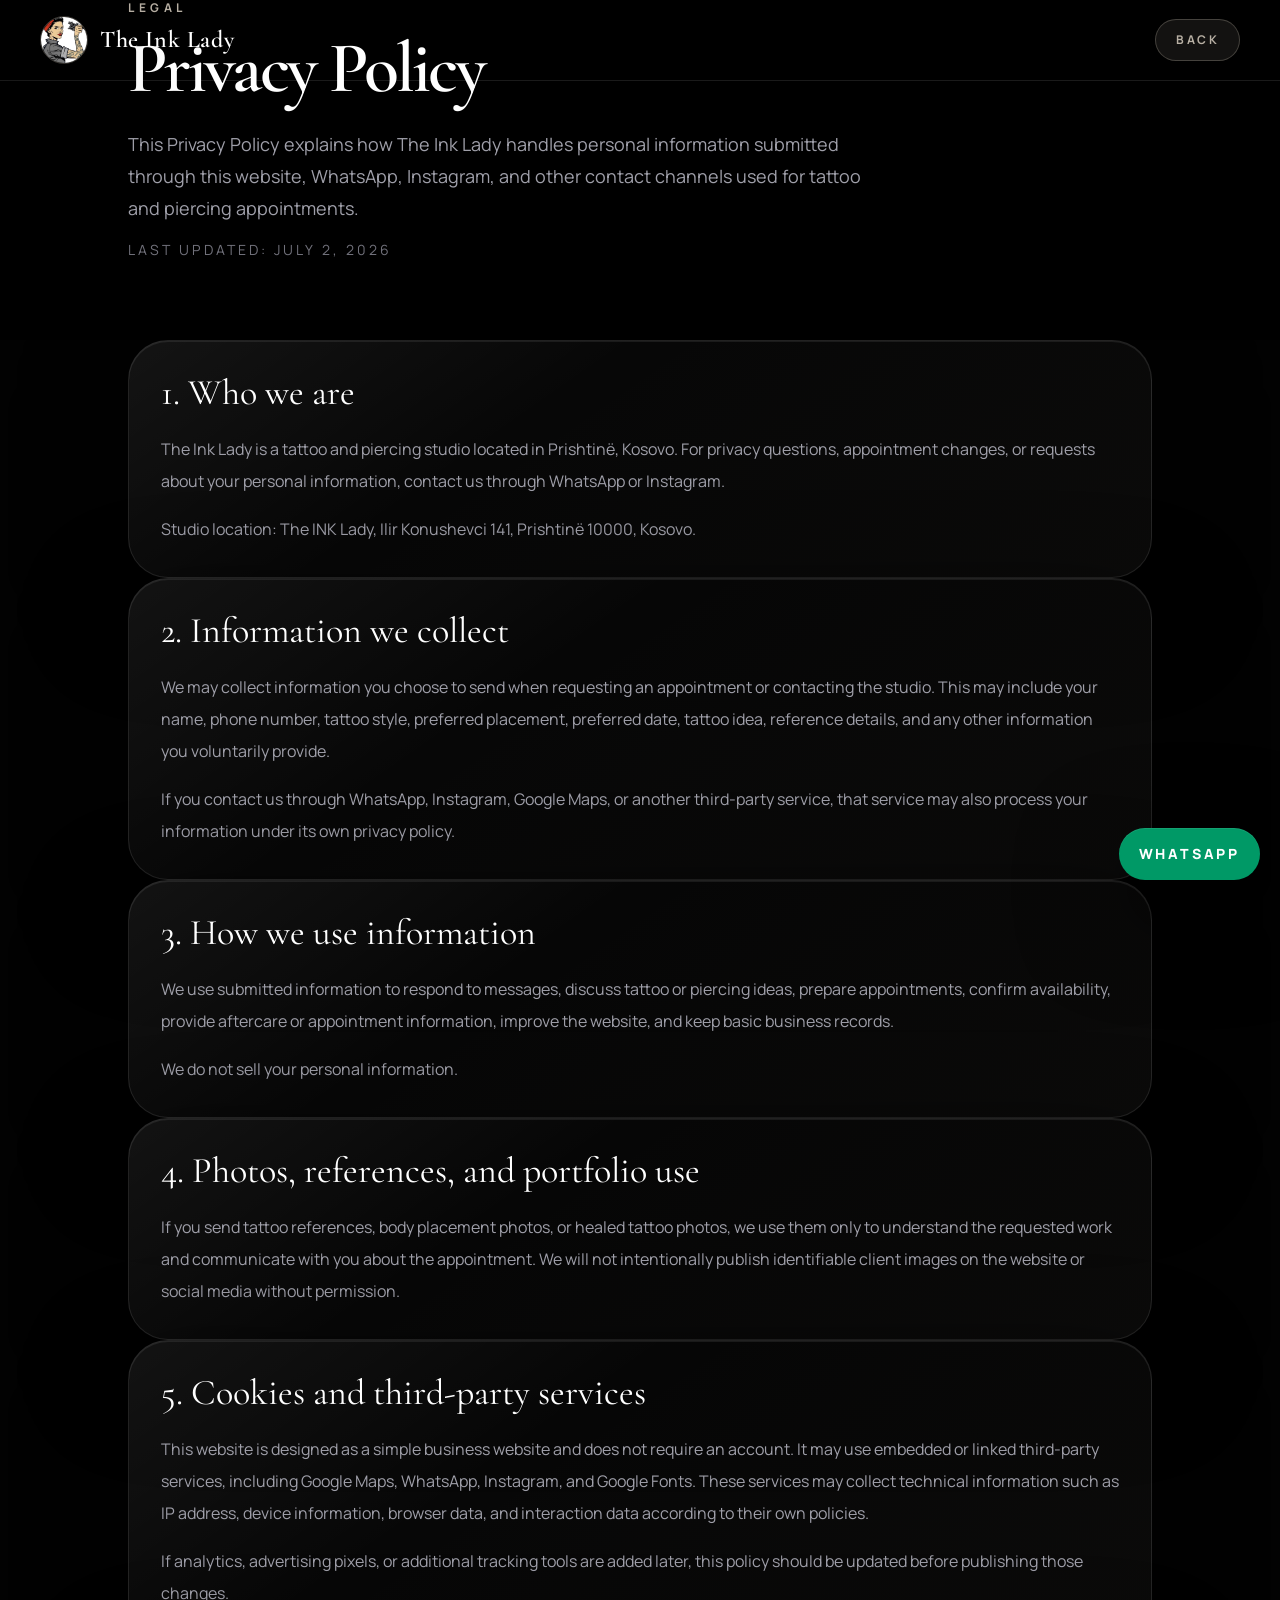
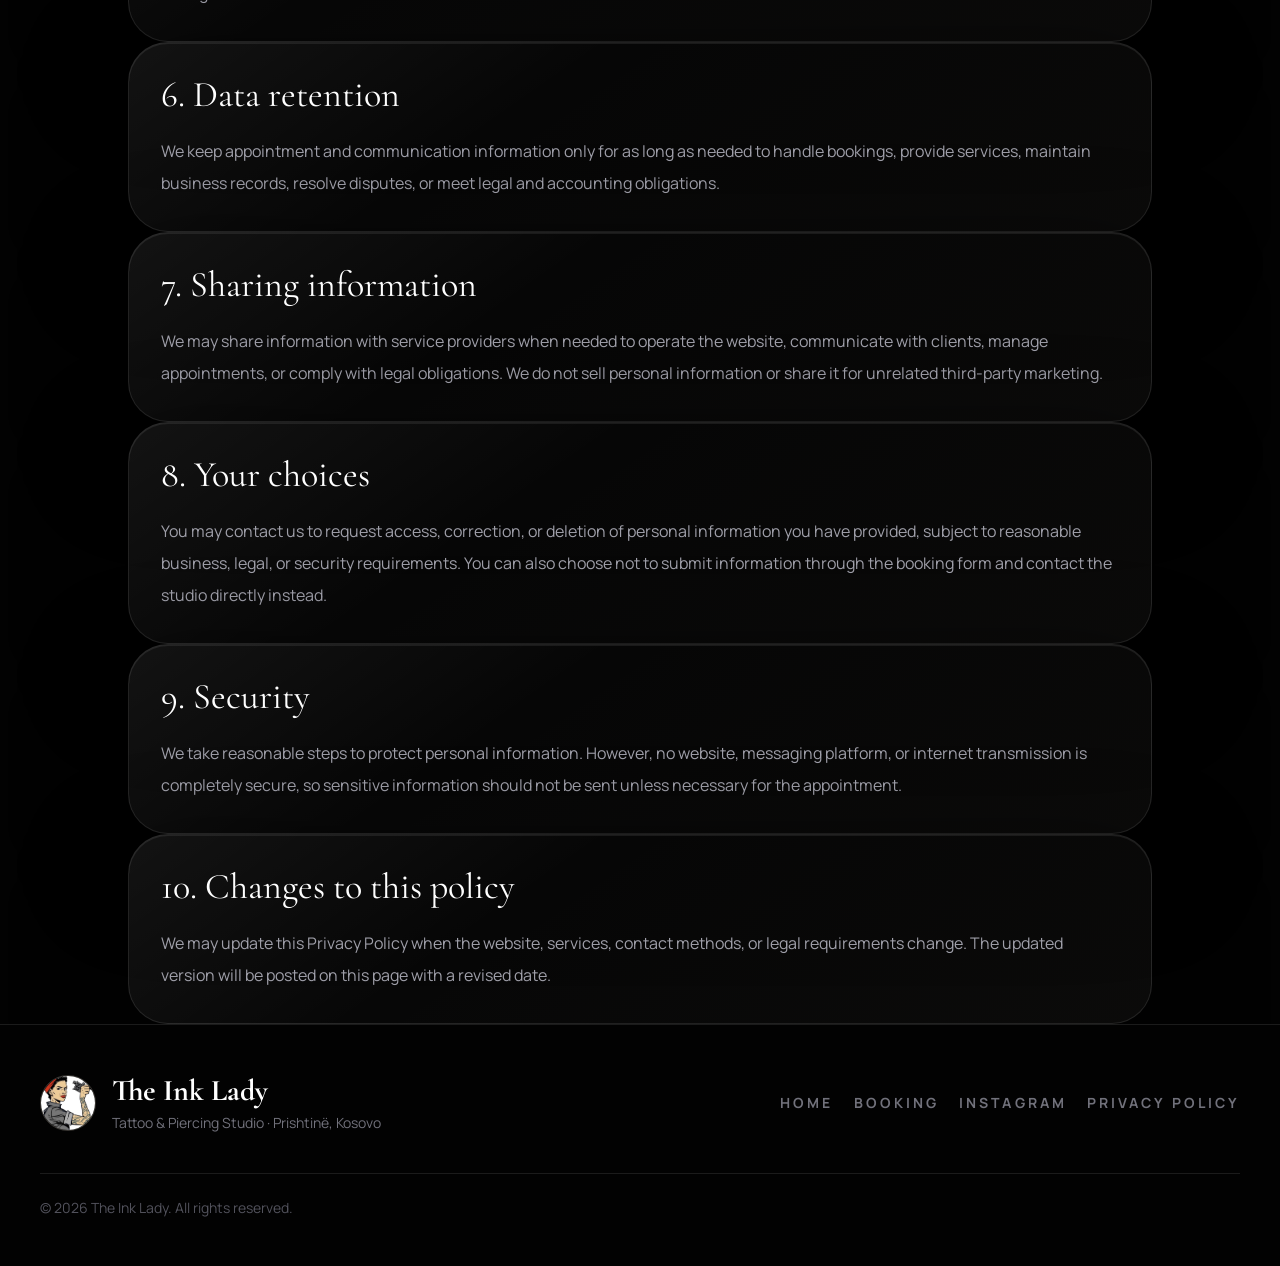
<file: privacy-policy.html>
<!DOCTYPE html>
<html class="" lang="en">
<head>
<meta charset="utf-8"/>
<meta content="width=device-width, initial-scale=1.0" name="viewport"/>
<meta content="index, follow" name="robots"/>
<meta content="The Ink Lady" name="author"/>
<meta content="#020202" name="theme-color"/>
<meta content="dark" name="color-scheme"/>
<meta content="Privacy Policy for The Ink Lady tattoo and piercing studio in Prishtinë, Kosovo." name="description"/>
<title>Privacy Policy | The Ink Lady</title>
<link href="https://your-domain.com/privacy-policy.html" rel="canonical"/>
<meta content="website" property="og:type"/>
<meta content="The Ink Lady" property="og:site_name"/>
<meta content="Privacy Policy | The Ink Lady" property="og:title"/>
<meta content="Privacy Policy for The Ink Lady tattoo and piercing studio in Prishtinë, Kosovo." property="og:description"/>
<meta content="https://your-domain.com/privacy-policy.html" property="og:url"/>
<meta content="https://your-domain.com/assets/logo.jpeg" property="og:image"/>
<link href="https://fonts.googleapis.com" rel="preconnect"/>
<link crossorigin href="https://fonts.gstatic.com" rel="preconnect"/>
<link href="https://fonts.googleapis.com/css2?family=Cinzel:wght@500;600;700&amp;family=Cormorant+Garamond:wght@500;600;700&amp;family=Manrope:wght@300;400;500;600;700;800&amp;display=swap" rel="stylesheet"/>
<link href="assets/logo.jpeg" rel="icon"/>
<link href="assets/tailwind.css" rel="stylesheet"/>
</head>
<body class="bg-ink font-body text-zinc-100 antialiased selection:bg-ember selection:text-white">
<header class="absolute inset-x-0 top-0 z-50 border-b border-white/10 bg-black/20 px-5 py-4 backdrop-blur-sm lg:px-10">
  <div class="mx-auto flex max-w-7xl items-center justify-between gap-4">
    <a aria-label="The Ink Lady home" class="flex items-center gap-3" href="index.html">
      <img alt="The Ink Lady logo" class="h-12 w-12 rounded-full border border-gold/30 object-cover shadow-luxury" src="assets/logo.jpeg"/>
      <span class="font-display text-2xl font-semibold tracking-wide text-white">The Ink Lady</span>
    </a>
    <nav aria-label="Privacy page navigation" class="hidden items-center gap-7 text-xs font-bold uppercase tracking-[0.24em] text-zinc-400 md:flex">
      <a class="transition hover:text-white" href="index.html#services">Services</a>
      <a class="transition hover:text-white" href="index.html#gallery">Gallery</a>
      <a class="transition hover:text-white" href="index.html#booking">Booking</a>
      <a class="transition hover:text-white" href="index.html#location">Location</a>
    </nav>
    <a class="rounded-full border border-gold/30 bg-gold/10 px-5 py-3 text-xs font-bold uppercase tracking-[0.2em] text-gold transition hover:border-gold/60 hover:bg-white/[0.06]" href="index.html">Back</a>
  </div>
</header>
<main class="overflow-hidden">
<section class="relative overflow-hidden px-5 pb-20 pt-36 lg:px-10">
  <div class="absolute inset-0 -z-10 bg-black"></div>
  <div class="absolute inset-0 -z-10 bg-[radial-gradient(circle_at_50%_0%,rgba(184,176,164,0.16),transparent_34%),linear-gradient(180deg,#050505,#020202_58%,#000)]"></div>
  <div class="mx-auto max-w-5xl">
    <p class="mb-4 text-xs font-bold uppercase tracking-[0.38em] text-gold">Legal</p>
    <h1 class="font-display text-6xl font-semibold leading-none tracking-[-0.04em] text-white sm:text-7xl">Privacy Policy</h1>
    <p class="mt-6 max-w-3xl text-lg leading-8 text-zinc-400">This Privacy Policy explains how The Ink Lady handles personal information submitted through this website, WhatsApp, Instagram, and other contact channels used for tattoo and piercing appointments.</p>
    <p class="mt-4 text-sm uppercase tracking-[0.22em] text-zinc-500">Last updated: July 2, 2026</p>
  </div>
</section>
<section class="px-5 pb-28 lg:px-10">
  <div class="mx-auto grid max-w-5xl gap-6">
    <article class="luxury-card rounded-[2.5rem] border border-white/10 p-8 shadow-luxury md:p-10">
      <h2 class="font-display text-4xl text-white">1. Who we are</h2>
      <p class="mt-5 leading-8 text-zinc-400">The Ink Lady is a tattoo and piercing studio located in Prishtinë, Kosovo. For privacy questions, appointment changes, or requests about your personal information, contact us through WhatsApp or Instagram.</p>
      <p class="mt-4 leading-8 text-zinc-400">Studio location: The INK Lady, Ilir Konushevci 141, Prishtinë 10000, Kosovo.</p>
    </article>
    <article class="luxury-card rounded-[2.5rem] border border-white/10 p-8 shadow-luxury md:p-10">
      <h2 class="font-display text-4xl text-white">2. Information we collect</h2>
      <p class="mt-5 leading-8 text-zinc-400">We may collect information you choose to send when requesting an appointment or contacting the studio. This may include your name, phone number, tattoo style, preferred placement, preferred date, tattoo idea, reference details, and any other information you voluntarily provide.</p>
      <p class="mt-4 leading-8 text-zinc-400">If you contact us through WhatsApp, Instagram, Google Maps, or another third-party service, that service may also process your information under its own privacy policy.</p>
    </article>
    <article class="luxury-card rounded-[2.5rem] border border-white/10 p-8 shadow-luxury md:p-10">
      <h2 class="font-display text-4xl text-white">3. How we use information</h2>
      <p class="mt-5 leading-8 text-zinc-400">We use submitted information to respond to messages, discuss tattoo or piercing ideas, prepare appointments, confirm availability, provide aftercare or appointment information, improve the website, and keep basic business records.</p>
      <p class="mt-4 leading-8 text-zinc-400">We do not sell your personal information.</p>
    </article>
    <article class="luxury-card rounded-[2.5rem] border border-white/10 p-8 shadow-luxury md:p-10">
      <h2 class="font-display text-4xl text-white">4. Photos, references, and portfolio use</h2>
      <p class="mt-5 leading-8 text-zinc-400">If you send tattoo references, body placement photos, or healed tattoo photos, we use them only to understand the requested work and communicate with you about the appointment. We will not intentionally publish identifiable client images on the website or social media without permission.</p>
    </article>
    <article class="luxury-card rounded-[2.5rem] border border-white/10 p-8 shadow-luxury md:p-10">
      <h2 class="font-display text-4xl text-white">5. Cookies and third-party services</h2>
      <p class="mt-5 leading-8 text-zinc-400">This website is designed as a simple business website and does not require an account. It may use embedded or linked third-party services, including Google Maps, WhatsApp, Instagram, and Google Fonts. These services may collect technical information such as IP address, device information, browser data, and interaction data according to their own policies.</p>
      <p class="mt-4 leading-8 text-zinc-400">If analytics, advertising pixels, or additional tracking tools are added later, this policy should be updated before publishing those changes.</p>
    </article>
    <article class="luxury-card rounded-[2.5rem] border border-white/10 p-8 shadow-luxury md:p-10">
      <h2 class="font-display text-4xl text-white">6. Data retention</h2>
      <p class="mt-5 leading-8 text-zinc-400">We keep appointment and communication information only for as long as needed to handle bookings, provide services, maintain business records, resolve disputes, or meet legal and accounting obligations.</p>
    </article>
    <article class="luxury-card rounded-[2.5rem] border border-white/10 p-8 shadow-luxury md:p-10">
      <h2 class="font-display text-4xl text-white">7. Sharing information</h2>
      <p class="mt-5 leading-8 text-zinc-400">We may share information with service providers when needed to operate the website, communicate with clients, manage appointments, or comply with legal obligations. We do not sell personal information or share it for unrelated third-party marketing.</p>
    </article>
    <article class="luxury-card rounded-[2.5rem] border border-white/10 p-8 shadow-luxury md:p-10">
      <h2 class="font-display text-4xl text-white">8. Your choices</h2>
      <p class="mt-5 leading-8 text-zinc-400">You may contact us to request access, correction, or deletion of personal information you have provided, subject to reasonable business, legal, or security requirements. You can also choose not to submit information through the booking form and contact the studio directly instead.</p>
    </article>
    <article class="luxury-card rounded-[2.5rem] border border-white/10 p-8 shadow-luxury md:p-10">
      <h2 class="font-display text-4xl text-white">9. Security</h2>
      <p class="mt-5 leading-8 text-zinc-400">We take reasonable steps to protect personal information. However, no website, messaging platform, or internet transmission is completely secure, so sensitive information should not be sent unless necessary for the appointment.</p>
    </article>
    <article class="luxury-card rounded-[2.5rem] border border-white/10 p-8 shadow-luxury md:p-10">
      <h2 class="font-display text-4xl text-white">10. Changes to this policy</h2>
      <p class="mt-5 leading-8 text-zinc-400">We may update this Privacy Policy when the website, services, contact methods, or legal requirements change. The updated version will be posted on this page with a revised date.</p>
    </article>
  </div>
</section>
</main>
<footer class="border-t border-white/10 px-5 py-12 lg:px-10">
  <div class="mx-auto flex max-w-7xl flex-col gap-8 sm:flex-row sm:items-center sm:justify-between">
    <div class="flex items-center gap-4"><img alt="The Ink Lady logo" class="h-14 w-14 rounded-full border border-gold/30 object-cover" src="assets/logo.jpeg"/><div><strong class="font-display text-3xl text-white">The Ink Lady</strong><p class="mt-1 text-sm text-zinc-500">Tattoo & Piercing Studio · Prishtinë, Kosovo</p></div></div>
    <div class="flex flex-wrap gap-5 text-sm font-bold uppercase tracking-[0.22em] text-zinc-500"><a class="transition hover:text-white" href="index.html">Home</a><a class="transition hover:text-white" href="index.html#booking">Booking</a><a class="transition hover:text-white" href="https://www.instagram.com/theinklady_pr/" rel="noopener" target="_blank">Instagram</a><a class="transition hover:text-white" href="privacy-policy.html">Privacy Policy</a></div>
  </div>
  <div class="mx-auto mt-10 max-w-7xl border-t border-white/10 pt-6 text-sm text-zinc-600"><p>© 2026 The Ink Lady. All rights reserved.</p></div>
</footer>
<a class="fixed bottom-5 right-5 z-40 rounded-full bg-emerald-600 px-5 py-4 text-sm font-extrabold uppercase tracking-[0.2em] text-white shadow-luxury transition hover:-translate-y-1 hover:bg-emerald-700" href="https://wa.me/38348464645" rel="noopener" target="_blank">WhatsApp</a>
</body>
</html>
</file>
